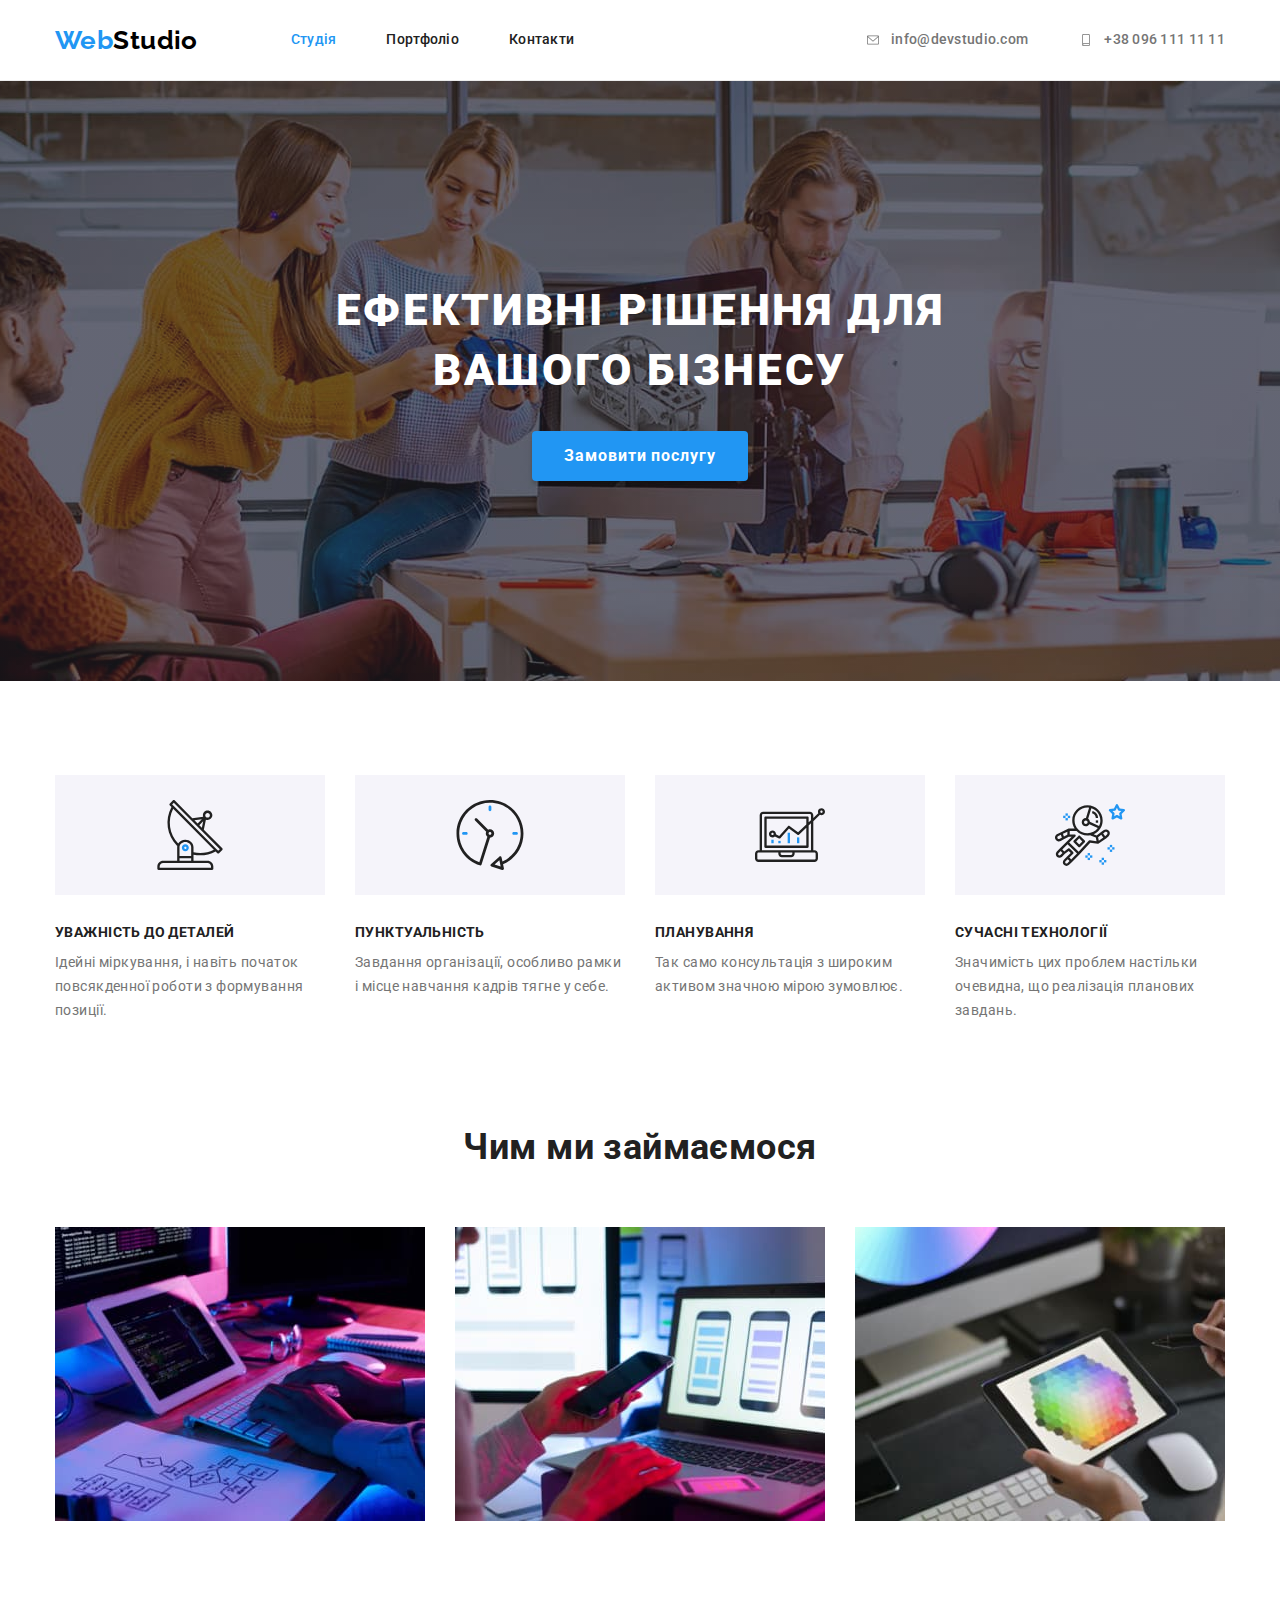
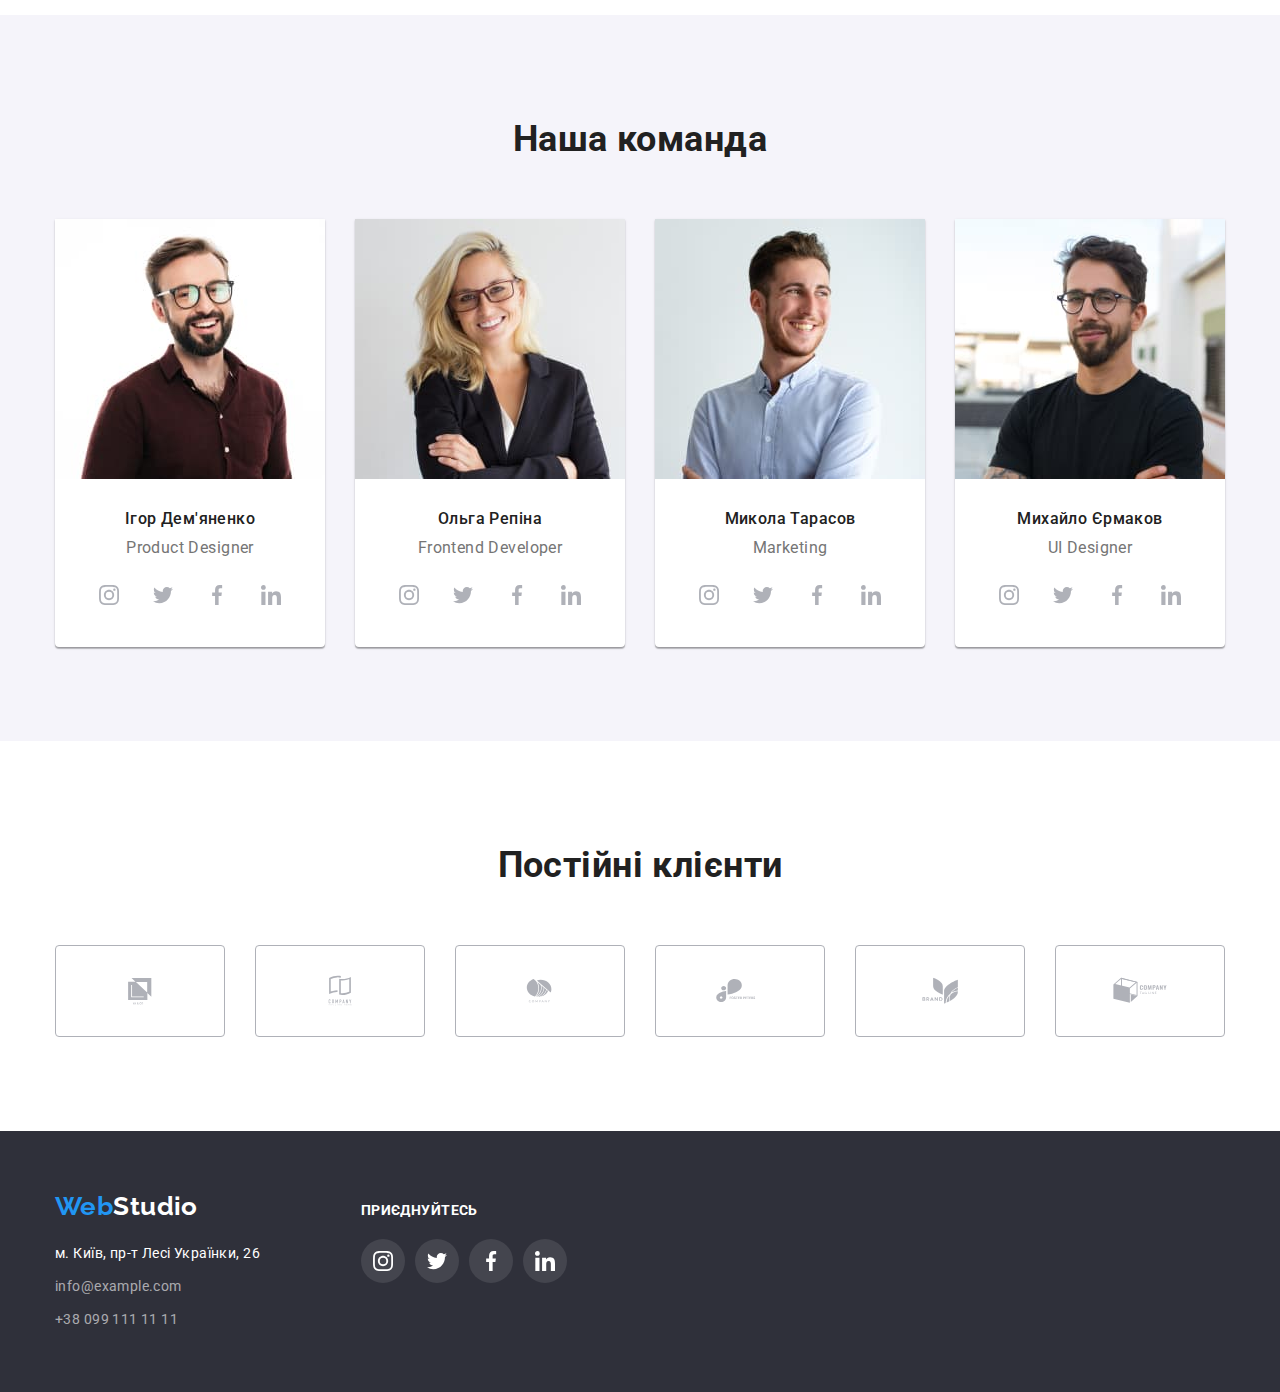
<file: index.html>
<!DOCTYPE html>
<html lang="uk">
<head>
    <meta charset="UTF-8">
    <meta http-equiv="X-UA-Compatible" content="IE=edge">
    <meta name="viewport" content="width=device-width, initial-scale=1.0">
    <title>Webstudio</title>
    <link rel="preconnect" href="https://fonts.googleapis.com">
    <link rel="preconnect" href="https://fonts.gstatic.com" crossorigin>
    <link href="https://fonts.googleapis.com/css2?family=Raleway:wght@700&family=Roboto:wght@400;500;700;900&display=swap"
        rel="stylesheet">
    <link rel="stylesheet" href="https://cdnjs.cloudflare.com/ajax/libs/modern-normalize/1.1.0/modern-normalize.min.css">    
    <link rel="stylesheet" href="./css/styles.css">

    
</head>
<body>
    <!--HEADER--> 
    <header class="page-header">
        <div class="container page-header-container">
         <nav class="page-nav">
             <a class="logo link" href="./index.html" lang="en">Web<span class="logo-part-header">Studio</span></a>
             <ul class="menu list">
                  <li class="menu-item">
                        <a class="menu-link link current" href="./index.html">Студія</a>
                 </li>
                 <li class="menu-item">
                     <a class="menu-link link" href="./portfolio.html">Портфоліо</a>
                 </li>
                 <li class="menu-item">
                     <a class="menu-link link" href="">Контакти</a>
                 </li>
             </ul>
         </nav>
         <ul class="contact-list list">
               <li class="contact-list-item">
                 <a class="contact-link link" href="mailto:info@devstudio.com">
                    <svg class="contact-link-icon" width="16" height="12">
                        <use href="./images/sprite.svg#icon-envelope"></use>
                    </svg>
                    info@devstudio.com</a>
             </li>
             <li class="contact-list-item">
                 <a class="contact-link link" href="tel:+380961111111">
                    <svg class="contact-link-icon" width="16" height="12">
                        <use href="./images/sprite.svg#icon-smartphone"></use>
                    </svg>
                    +38 096 111 11 11</a>
                </li>
         </ul>
        </div>
    </header>
    
    <!--UNIQUE PAGE CONTENT-->
    <main>
        <!-- HERO -->
        <section class="hero">
            <div class="container">
            <h1 class="main-title">
                Ефективні рішення для вашого бізнесу  
            </h1>
            <button class="modal-btn" type="button">Замовити послугу</button>
            </div>
        </section>

        <!-- COMPANY QUALITIES -->
        <section class="company-qualities section">
            <div class="container">
            <h2 class="visually-hidden">Основні якості нашої компанії</h2> 
            <ul class="company-qualities-list list">
                <li class="company-qualities-list-item icon-antenna">
                   <h3 class="section-subtitle company-qualities-subtitle">
                       Уважність до деталей 
                   </h3>
                   <p class="section-description">
                    Ідейні міркування, і навіть початок повсякденної роботи з формування позиції.
                   </p>
                </li>
                <li class="company-qualities-list-item icon-clock">
                   <h3 class="section-subtitle company-qualities-subtitle">
                       Пунктуальність
                   </h3> 
                    <p class="section-description">
                     Завдання організації, особливо рамки і місце навчання кадрів тягне у себе.
                    </p>
                </li>
                <li class="company-qualities-list-item icon-diagram"> 
                   <h3 class="section-subtitle company-qualities-subtitle">
                       Планування
                   </h3> 
                    <p class="section-description">
                     Так само консультація з широким активом значною мірою зумовлює.
                   </p>   
                </li>
                <li class="company-qualities-list-item icon-astronaut">
                   <h3 class="section-subtitle company-qualities-subtitle">
                       Сучасні технології
                   </h3> 
                    <p class="section-description">
                    Значимість цих проблем настільки очевидна, що реалізація планових завдань.
                    </p>
                </li>
            </ul>
            </div>
        </section>

        <!-- COMPANY ACTIVITY -->
        <section class="company-activity section">   
            <div class="container">
            <h2 class="section-title">Чим ми займаємося</h2>
            <ul class="company-activity-list list">
                <li class="company-activity-list-item">
                    <img src="./images/activity/activity1.jpg" alt="розробка архітектури ПЗ" width="370" height="294">
                </li>
                <li class="company-activity-list-item">
                    <img src="./images/activity/activity2.jpg" alt="дизайн мобільных додатків" width="370" height="294">
                </li>
                <li class="company-activity-list-item">
                    <img src="./images/activity/activity3.jpg" alt="нанесення кольорової гами" width="370" height="294">
                </li>
            </ul> 
            </div>
        </section>

        <!-- EMPLOYEES -->
        <section class="employees section">
            <div class="container">
            <h2 class="section-title">Наша команда</h2>
            <ul class="employees-list list">
                <li class="employees-list-item">
                    <img class="employees-photo" src="./images/team/ihor-demyanenko.jpg" alt="Ігор Дем'яненко" width="270" height="260">
                    <div class="employees-list-item-wrapper">
                    <h3 class="section-subtitle employee-subtitle">
                        Ігор Дем'яненко
                    </h3>
                    <p class="section-description employee-description" lang="en">
                        Product Designer
                    </p>
                    <ul class="social-list list">
                        <li class="social-list-item">
                            <a class="social-list-link" href="">
                                <svg class="social-link-icon" width="20" height=20>
                                    <use href="./images/sprite.svg#icon-instagram"></use>
                                </svg>
                            </a>
                        </li>
                        <li class="social-list-item">
                            <a class="social-list-link" href="">
                                <svg class="social-link-icon" width="20" height=20>
                                    <use href="./images/sprite.svg#icon-twitter"></use>
                                </svg>
                            </a>
                        </li>
                        <li class="social-list-item">
                            <a class="social-list-link" href="">
                                <svg class="social-link-icon" width="20" height=20>
                                    <use href="./images/sprite.svg#icon-facebook"></use>
                                </svg>
                            </a>
                        </li>
                        <li class="social-list-item">
                            <a class="social-list-link" href="">
                                <svg class="social-link-icon" width="20" height=20>
                                    <use href="./images/sprite.svg#icon-linkedin"></use>
                                </svg>
                            </a>
                        </li>
                    </ul>
                    </div>
                </li>
                <li class="employees-list-item">
                    <img class="employees-photo" src="./images/team/olha-repina.jpg" alt="Ольга Репіна" width="270" height="260">
                    <div class="employees-list-item-wrapper">
                    <h3 class="section-subtitle employee-subtitle">
                        Ольга Репіна
                    </h3>
                    <p class="section-description employee-description" lang="en">
                        Frontend Developer
                    </p>
                    <ul class="social-list list">
                        <li class="social-list-item">
                            <a class="social-list-link" href="">
                                <svg class="social-link-icon" width="20" height=20>
                                    <use href="./images/sprite.svg#icon-instagram"></use>
                                </svg>
                            </a>
                        </li>
                        <li class="social-list-item">
                            <a class="social-list-link" href="">
                                <svg class="social-link-icon" width="20" height=20>
                                    <use href="./images/sprite.svg#icon-twitter"></use>
                                </svg>
                            </a>
                        </li>
                        <li class="social-list-item">
                            <a class="social-list-link" href="">
                                <svg class="social-link-icon" width="20" height=20>
                                    <use href="./images/sprite.svg#icon-facebook"></use>
                                </svg>
                            </a>
                        </li>
                        <li class="social-list-item">
                            <a class="social-list-link" href="">
                                <svg class="social-link-icon" width="20" height=20>
                                    <use href="./images/sprite.svg#icon-linkedin"></use>
                                </svg>
                            </a>
                        </li>
                    </ul>
                    </div>
                </li>
                <li class="employees-list-item">
                    <img class="employees-photo" src="./images/team/nikolay-tarasov.jpg" alt="Микола Тарасов" width="270" height="260">
                    <div class="employees-list-item-wrapper">
                    <h3 class="section-subtitle employee-subtitle">
                        Микола Тарасов
                    </h3>
                    <p class="section-description employee-description" lang="en">
                        Marketing
                    </p>
                    <ul class="social-list list">
                        <li class="social-list-item">
                            <a class="social-list-link" href="">
                                <svg class="social-link-icon" width="20" height=20>
                                    <use href="./images/sprite.svg#icon-instagram"></use>
                                </svg>
                            </a>
                        </li>
                        <li class="social-list-item">
                            <a class="social-list-link" href="">
                                <svg class="social-link-icon" width="20" height=20>
                                    <use href="./images/sprite.svg#icon-twitter"></use>
                                </svg>
                            </a>
                        </li>
                        <li class="social-list-item">
                            <a class="social-list-link" href="">
                                <svg class="social-link-icon" width="20" height=20>
                                    <use href="./images/sprite.svg#icon-facebook"></use>
                                </svg>
                            </a>
                        </li>
                        <li class="social-list-item">
                            <a class="social-list-link" href="">
                                <svg class="social-link-icon" width="20" height=20>
                                    <use href="./images/sprite.svg#icon-linkedin"></use>
                                </svg>
                            </a>
                        </li>
                    </ul>
                    </div>
                </li>
                <li class="employees-list-item">
                    <img class="employees-photo" src="./images/team/myhail-yermakov.jpg" alt="Михайло Єрмаков" width="270" height="260">
                    <div class="employees-list-item-wrapper">
                    <h3 class="section-subtitle employee-subtitle">
                        Михайло Єрмаков
                    </h3>
                    <p class="section-description employee-description" lang="en">
                        UI Designer
                    </p>
                    <ul class="social-list list">
                        <li class="social-list-item">
                            <a class="social-list-link" href="">
                                <svg class="social-link-icon" width="20" height=20>
                                    <use href="./images/sprite.svg#icon-instagram"></use>
                                </svg>
                            </a>
                        </li>
                        <li class="social-list-item">
                            <a class="social-list-link" href="">
                                <svg class="social-link-icon" width="20" height=20>
                                    <use href="./images/sprite.svg#icon-twitter"></use>
                                </svg>
                            </a>
                        </li>
                        <li class="social-list-item">
                            <a class="social-list-link" href="">
                                <svg class="social-link-icon" width="20" height=20>
                                    <use href="./images/sprite.svg#icon-facebook"></use>
                                </svg>
                            </a>
                        </li>
                        <li class="social-list-item">
                            <a class="social-list-link" href="">
                                <svg class="social-link-icon" width="20" height=20>
                                    <use href="./images/sprite.svg#icon-linkedin"></use>
                                </svg>
                            </a>
                        </li>
                    </ul>
                    </div>
                </li>
            </ul>
            </div>
        </section>  
        
        <section class="regular-customers section">
            <div class="container">
            <h2 class="section-title">
                Постійні клієнти
            </h2>
            <ul class="regular-customers-list list">
                <li class="regular-customers-list-item">
                    <a class="regular-customers-list-link" href="">
                        <svg class="regular-customers-link-icon" width="106" height="60">
                            <use href="./images/sprite.svg#icon-logo1"></use>
                        </svg>
                    </a>
                </li>
                <li class="regular-customers-list-item">
                    <a class="regular-customers-list-link" href="">
                        <svg class="regular-customers-link-icon" width="106" height="60">
                            <use href="./images/sprite.svg#icon-logo2""></use>
                        </svg>
                    </a>
                </li>
                <li class="regular-customers-list-item">
                    <a class="regular-customers-list-link" href="">
                        <svg class="regular-customers-link-icon" width="106" height="60">
                            <use href="./images/sprite.svg#icon-logo3"></use>
                        </svg>
                    </a>
                </li>
                <li class="regular-customers-list-item">
                    <a class="regular-customers-list-link" href="">
                        <svg class="regular-customers-link-icon" width="106" height="60">
                            <use href="./images/sprite.svg#icon-logo4"></use>
                        </svg>
                    </a>
                </li>
                <li class="regular-customers-list-item">
                    <a class="regular-customers-list-link" href="">
                        <svg class="regular-customers-link-icon" width="106" height="60">
                            <use href="./images/sprite.svg#icon-logo5"></use>
                        </svg>
                    </a>
                </li>
                <li class="regular-customers-list-item">
                    <a class="regular-customers-list-link" href="">
                        <svg class="regular-customers-link-icon" width="106" height="60">
                            <use href="./images/sprite.svg#icon-logo6"></use>
                        </svg>
                    </a>
                </li>
            </ul>
            </div>
        </section>
    </main>

    <!--FOOTER-->
    <footer class="page-footer">
        <div class="container">
            <div class="footer-wrapper">
                <div class="contact-container">
                    <a class="logo link logo-footer" href="./index.html" lang="en">Web<span class="logo-part-footer">Studio</span></a>
                    <address class="contact-footer-list">
                        <ul class="address-list list">
                            <li class="address-list-item">
                                <a class="address-link map link" href="https://goo.gl/maps/JqsKjMhWEJc1FXKQ9" target="_blank"
                                rel="noopener noreferrer">м. Київ, пр-т Лесі Українки, 26</a>
                            </li>
                            <li class="address-list-item">
                             <a class="address-link link" href="mailto:info@example.com">info@example.com</a>
                            </li>
                         <li class="address-list-item">
                             <a class="address-link link" href="tel:+380991111111">+38 099 111 11 11</a>
                         </li>
                        </ul>
                    </address>
                </div>
                <div class="social-media-container">
                  <p class="section-subtitle social-media-subtitle"> 
                    приєднуйтесь
                  </p> 
                  <ul class="social-media-list list">
                    <li class="social-media-list-item">
                        <a class="social-media-link" href="">
                            <svg class="social-media-link-icon" width="20" height="20">
                                <use href="./images/sprite.svg#icon-instagram" ></use>
                            </svg>
                        </a>
                    </li>
                    <li class="social-media-list-item">
                        <a class="social-media-link" href="">
                            <svg class="social-media-link-icon" width="20" height="20">
                                <use href="./images/sprite.svg#icon-twitter"></use>
                            </svg>
                        </a>
                    </li>
                    <li class="social-media-list-item">
                        <a class="social-media-link" href="">
                            <svg class="social-media-link-icon" width="20" height="20">
                                <use href="./images/sprite.svg#icon-facebook"></use>
                            </svg>
                        </a>
                    </li>
                    <li class="social-media-list-item"> 
                        <a class="social-media-link" href="">
                            <svg class="social-media-link-icon" width="20" height="20">
                                <use href="./images/sprite.svg#icon-linkedin"></use>
                            </svg>
                        </a>
                    </li>
                  </ul> 
                </div>
            </div>
        </div>
    </footer>
</body>
</html>
</file>
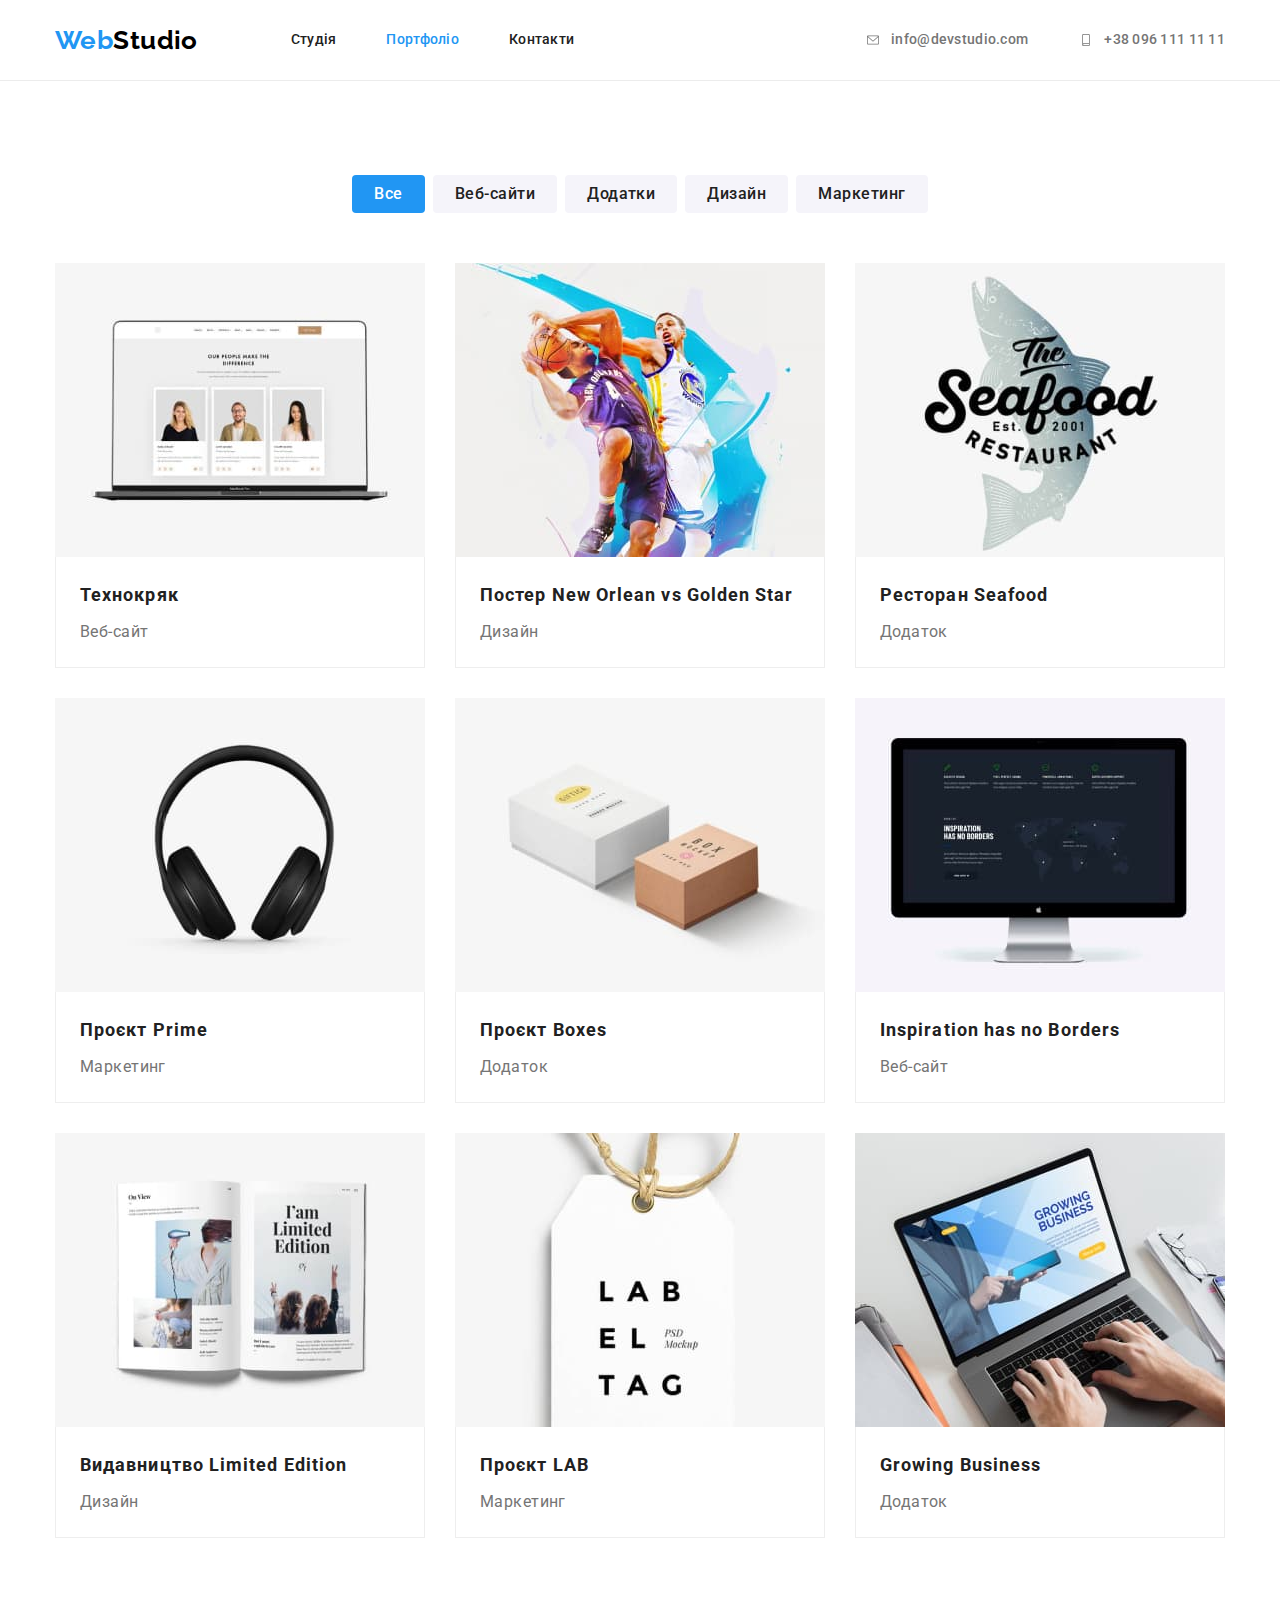
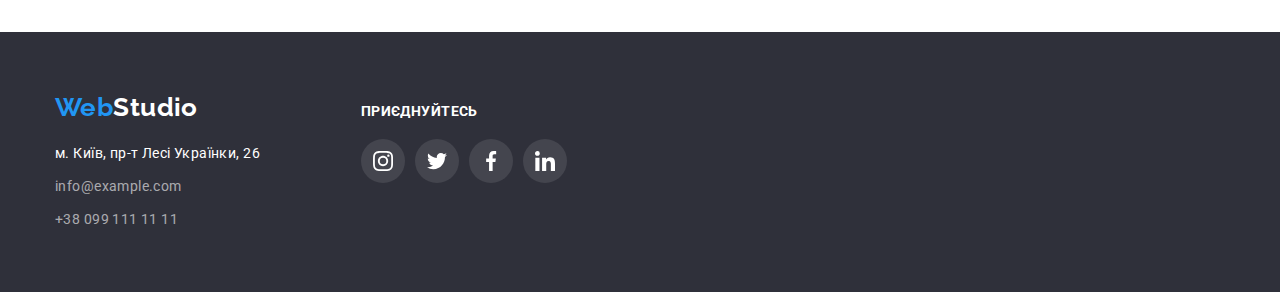
<file: portfolio.html>
<!DOCTYPE html>
<html lang="uk">
<head>
    <meta charset="UTF-8">
    <meta http-equiv="X-UA-Compatible" content="IE=edge">
    <meta name="viewport" content="width=device-width, initial-scale=1.0">
    <title>Portfolio</title>
    <link rel="preconnect" href="https://fonts.googleapis.com">
    <link rel="preconnect" href="https://fonts.gstatic.com" crossorigin>
    <link href="https://fonts.googleapis.com/css2?family=Raleway:wght@700&family=Roboto:wght@400;500;700;900&display=swap"
        rel="stylesheet">
    <link rel="stylesheet" href="https://cdnjs.cloudflare.com/ajax/libs/modern-normalize/1.1.0/modern-normalize.min.css">
    <link rel="stylesheet" href="./css/styles.css">
</head>
<body>
    <!--HEADER-->
    <header class="page-header">
        <div class="container page-header-container">
            <nav class="page-nav">
                <a class="logo link" href="./index.html" lang="en">Web<span class="logo-part-header">Studio</span></a>
                <ul class="menu list">
                    <li class="menu-item">
                        <a class="menu-link link" href="./index.html">Студія</a>
                    </li>
                    <li class="menu-item">
                        <a class="menu-link link current" href="./portfolio.html">Портфоліо</a>
                    </li>
                    <li class="menu-item">
                        <a class="menu-link link" href="">Контакти</a>
                    </li>
                </ul>
            </nav>
            <ul class="contact-list list">
                <li class="contact-list-item">
                    <a class="contact-link link" href="mailto:info@devstudio.com">
                        <svg class="contact-link-icon" width="16" height="12">
                            <use href="./images/sprite.svg#icon-envelope"></use>
                        </svg>
                        info@devstudio.com</a>
                </li>
                <li class="contact-list-item">
                    <a class="contact-link link" href="tel:+380961111111">
                        <svg class="contact-link-icon" width="16" height="12">
                            <use href="./images/sprite.svg#icon-smartphone"></use>
                        </svg>
                        +38 096 111 11 11</a>
                </li>
            </ul>
        </div>
    </header>
    <!--UNIQUE PAGE CONTENT-->
    <main>
    <!-- COMPANY-PRODUCTS -->
     <section class="company-products section">
        <div class="container">
         <h1 class="visually-hidden">Різновиди наших робіт</h1>  
        <ul class="company-products-list list">
            <li class="classification-type">
                <button class="choice-btn  current-button" type="button">
                    Все
                </button>
            </li>
            <li class="classification-type">
                <button class="choice-btn">
                    Веб-сайти
                </button>
            </li>
            <li class="classification-type">
                <button class="choice-btn">
                    Додатки
                </button>
            </li>
            <li class="classification-type"> 
                <button class="choice-btn">
                    Дизайн
                </button>
            </li>
            <li class="classification-type">
                <button class="choice-btn">
                    Маркетинг
                </button>
            </li>
        </ul> 
        
        <ul class="portfolio-list list">
            <li class="portfolio-list-item">
                <a class="portfolio-list-item-link" href="">
                    <img src="./images/portfolio/portfolio1.jpg" alt="Игорь Демьяненко" width="370" height="294">
                    <div class="portfolio-list-item-wrapper">
                        <h2 class="section-title portfolio-title">
                    Технокряк
                        </h2>
                        <p class="section-description portfolio-description">
                    Веб-сайт
                        </p>
                     </div>
                </a>
            </li>
            <li class="portfolio-list-item">
                <a class="portfolio-list-item-link" href="">
                     <img src="./images/portfolio/portfolio2.jpg" alt="Ольга Репина" width="370" height="294">
                     <div class="portfolio-list-item-wrapper">
                        <h2 class="section-title portfolio-title">
                    Постер <span lang="en">New Orlean vs Golden Star</span> 
                        </h2>
                        <p class="section-description portfolio-description">
                    Дизайн
                        </p>
                     </div>
                </a>
            </li>
            <li class="portfolio-list-item">
                <a class="portfolio-list-item-link" href="">
                    <img src="./images/portfolio/portfolio3.jpg" alt="Николай Тарасов" width="370" height="294">
                    <div class="portfolio-list-item-wrapper">
                        <h2 class="section-title portfolio-title">
                    Ресторан <span>Seafood</span> 
                        </h2>
                        <p class="section-description portfolio-description">
                    Додаток
                        </p>
                    </div>
                </a>
            </li>
            <li class="portfolio-list-item">
                <a class="portfolio-list-item-link" href="">
                    <img src="./images/portfolio/portfolio4.jpg" alt="Михаил Ермаков" width="370" height="294">
                    <div class="portfolio-list-item-wrapper">
                        <h2 class="section-title portfolio-title">
                    Проєкт <span lang="en">Prime</span> 
                        </h2>
                        <p class="section-description portfolio-description">
                    Маркетинг
                        </p>
                     </div>
                </a>
            </li>
            <li class="portfolio-list-item">
                <a class="portfolio-list-item-link" href="">
                     <img src="./images/portfolio/portfolio5.jpg" alt="Михаил Ермаков" width="370" height="294">
                     <div class="portfolio-list-item-wrapper">
                        <h2 class="section-title portfolio-title">
                    Проєкт <span lang="en">Boxes</span>  
                        </h2>
                        <p class="section-description portfolio-description">
                    Додаток
                        </p>
                     </div>
                </a>
            </li>
            <li class="portfolio-list-item">
                <a class="portfolio-list-item-link" href="">
                     <img src="./images/portfolio/portfolio6.jpg" alt="Михаил Ермаков" width="370" height="294">
                     <div class="portfolio-list-item-wrapper">
                         <h2 class="section-title portfolio-title" lang="en">
                    Inspiration has no Borders
                         </h2>
                         <p class="section-description portfolio-description">
                    Веб-сайт
                         </p>
                     </div>
                </a>
            </li>
            <li class="portfolio-list-item">
                <a class="portfolio-list-item-link" href="">
                    <img src="./images/portfolio/portfolio7.jpg" alt="Михаил Ермаков" width="370" height="294">
                    <div class="portfolio-list-item-wrapper">
                        <h2 class="section-title portfolio-title">
                    Видавництво <span lang="en">Limited Edition</span> 
                         </h2>
                         <p class="section-description portfolio-description">
                    Дизайн
                         </p>
                     </div>
                </a>
            </li>
            <li class="portfolio-list-item">
                <a class="portfolio-list-item-link" href="">
                    <img src="./images/portfolio/portfolio8.jpg" alt="Михаил Ермаков" width="370" height="294">
                    <div class="portfolio-list-item-wrapper">
                        <h2 class="section-title portfolio-title">
                    Проєкт <span lang="en">LAB</span> 
                        </h2>
                         <p class="section-description portfolio-description">
                    Маркетинг
                        </p>
                     </div>
                </a>
            </li>
            <li class="portfolio-list-item">
                <a class="portfolio-list-item-link" href="">
                    <img src="./images/portfolio/portfolio9.jpg" alt="Михаил Ермаков" width="370" height="294">
                    <div class="portfolio-list-item-wrapper">
                        <h2 class="section-title portfolio-title" lang="en">
                    Growing Business
                        </h2>
                         <p class="section-description portfolio-description">
                    Додаток
                        </p>
                     </div>
                </a>
            </li>
        </ul>
        </div>
     </section>   
    </main>
    <!-- FOOTER -->
<footer class="page-footer">
    <div class="container">
        <div class="footer-wrapper">
            <div class="contact-container">
                <a class="logo link logo-footer" href="./index.html" lang="en">Web<span
                        class="logo-part-footer">Studio</span></a>
                <address class="contact-footer-list">
                    <ul class="address-list list">
                        <li class="address-list-item">
                            <a class="address-link map link" href="https://goo.gl/maps/JqsKjMhWEJc1FXKQ9"
                                target="_blank" rel="noopener noreferrer">м. Київ, пр-т Лесі Українки, 26</a>
                        </li>
                        <li class="address-list-item">
                            <a class="address-link link" href="mailto:info@example.com">info@example.com</a>
                        </li>
                        <li class="address-list-item">
                            <a class="address-link link" href="tel:+380991111111">+38 099 111 11 11</a>
                        </li>
                    </ul>
                </address>
            </div>
            <div class="social-media-container">
                <p class="section-subtitle social-media-subtitle">
                    приєднуйтесь
                </p>
                <ul class="social-media-list list">
                    <li class="social-media-list-item">
                        <a class="social-media-link" href="">
                            <svg class="social-media-link-icon" width="20" height="20">
                                <use href="./images/sprite.svg#icon-instagram"></use>
                            </svg>
                        </a>
                    </li>
                    <li class="social-media-list-item">
                        <a class="social-media-link" href="">
                            <svg class="social-media-link-icon" width="20" height="20">
                                <use href="./images/sprite.svg#icon-twitter"></use>
                            </svg>
                        </a>
                    </li>
                    <li class="social-media-list-item">
                        <a class="social-media-link" href="">
                            <svg class="social-media-link-icon" width="20" height="20">
                                <use href="./images/sprite.svg#icon-facebook"></use>
                            </svg>
                        </a>
                    </li>
                    <li class="social-media-list-item">
                        <a class="social-media-link" href="">
                            <svg class="social-media-link-icon" width="20" height="20">
                                <use href="./images/sprite.svg#icon-linkedin"></use>
                            </svg>
                        </a>
                    </li>
                </ul>
            </div>
        </div>
    </div>
</footer>
</body>
</html>
</file>
<file: css/styles.css>
/*========== INDEX.HTML ========== */
:root {
    --accent-color: #2196F3;
    --primary-font: 'Roboto',sans-serif;
    --secondary-font: 'Raleway',sans-serif;
    --primary-text-color: #212121;
    --secondary-text-color: #757575;
    --logo-header-text-color: #000000;
    --logo-footer-text-color: #ffffff;
    --page-dominated-background-color: #ffffff;
    --page-background-color: #2F303A;
    --page-background-color2: #F5F4FA;
    --hero-background-color:#C4C4C4;
    --studio-button-text-color: #ffffff;
    --studio-button-background-color: #2196F3;
    --studio-state-button-background-color: #188CE8;
    --studio-state-button-text-color: #ffffff;
    --portfolio-button-text-color: #212121;
    --portfolio-button-background-color: #F5F4FA;
    --portfolio-state-button-background-color: #188CE8;
    --portfolio-state-button-text-color: #ffffff;
    --main-title-text-color: #ffffff;
    --map-text-color: #ffffff;
    --current-portfolio-button-background-color: #2196F3;
    --current-portfolio-button-text-color: #ffffff;
    --address-link-text-color: rgba(255, 255, 255, 0.6);
}

body {
    font-family: var(--primary-font);
    color: var(--primary-text-color);
    background-color: var(--page-dominated-background-color);
    font-size: 14px;
    letter-spacing: 0.03em;
}

h1,
h2,
h3,
h4,
h5,
h6,
p {
    margin: 0;
}

img {
    display: block;
    max-width: 100%;
    height: auto;
}

address {
    font-style: normal;
}

button {
    display: block;
    margin: 0 auto;
    cursor: pointer;
    border: none;
    border-radius: 4px;
}
.section {
    padding-top: 94px;
    padding-bottom: 94px;
}

.container {
    width: 1200px;
    padding: 0 15px;
    margin: 0 auto;
}
.list {
    list-style: none;
    margin: 0;
    padding-left: 0;
}

.link {
    text-decoration: none;

}

/*========== COMPONENTS ========== */
.logo {
    margin-right: 93px;
    font-family: var(--secondary-font);
    font-weight: 700;
    font-size: 26px;
    line-height: 1.19; 
    color: var(--accent-color);

}

.section-title {
    margin-bottom: 50px;

    font-weight: 700;
    font-size: 36px;
    line-height: 1.67;
    color: var(--primary-text-color);
    text-align: center;
}

.section-subtitle {
    margin-bottom: 10px;

    font-size: 14px;
    font-weight: 500;
    line-height: 1.19;  
    color: var(--primary-text-color);
}


.section-description {
    line-height: 1.71;
    color: var(--secondary-text-color);
}

.employee-description {
    font-size: 16px;
    line-height: 1.19;
    margin-bottom: 16px;
}
.visually-hidden {
    position: absolute;
    width: 1px;
    height: 1px;
    margin: -1px;
    border: 0;
    padding: 0;

    white-space: nowrap;
    clip-path: inset(100%);
    clip: rect(0 0 0 0);
    overflow: hidden;
}
/*========== /COMPONENTS ========== */

/*========== HEADER ========== */
.page-header {
    border-bottom: 1px solid #ECECEC;
}

.page-header-container {
    display: flex;
    align-items: center;
}
.page-nav {
    display: flex;
    align-items:center;
}
.menu {
    display:flex;
    align-items: center;
}
.contact-list {
    display: flex;
    margin-left: auto;
}
.menu-item:not(:last-child) {
    margin-right: 50px;
}

.logo-part-header{
    color: var(--logo-header-text-color); 
}  
.menu-link {
    font-weight: 500;
    line-height: 1.14;
    letter-spacing: 0.02em;
    color: var(--primary-text-color);
}

.menu-link:hover,
.menu-link:focus {
    color: var(--accent-color);
}

.menu .link {
    display: block;
    padding-top: 32px;
    padding-bottom: 32px;
}
.menu .link.current {
    color: var(--accent-color);
}

.contact-list-item:not(:last-child) {
    margin-right: 50px;
}
.contact-link  {   
    display: flex;
    align-items:center;  
    padding-top: 32px;
    padding-bottom: 32px;

    font-weight: 500;
    line-height: 1.14;
    letter-spacing: 0.02em;

    color: var(--secondary-text-color);
}
.contact-link:hover,
.contact-link:focus {
    color: var(--accent-color);
}

.contact-link-icon {
    margin-right: 10px;
    fill: currentColor;
}



/*========== /HEADER ========== */

/*========== HERO ========== */

.modal-btn {
    min-width: 200px;
    padding: 10px 32px;

    font-weight: 700;
    font-size: 16px;
    line-height: 1.87;
    letter-spacing: 0.06em;
    color: var(--studio-button-text-color);
    background-color: var(--studio-button-background-color);
    box-shadow: 0px 4px 4px rgba(0, 0, 0, 0.15);
}

.modal-btn:hover,
.modal-btn:focus {
    color: var(--studio-state-button-text-color);
    background-color: var(--studio-state-button-background-color);
}

.hero {
    max-width: 1600px;
    height: 600px;
    padding-top: 200px;
    padding-bottom: 200px;
    margin-right: auto;
    margin-left: auto;

    background-color: var(--hero-background-color);
    background-image: linear-gradient(
        rgba(47, 48, 58, 0.4),
        rgba(47, 48, 58, 0.4)),
     url("../images/hero/hero.jpg");
    background-repeat: no-repeat;
    background-size: cover; 
    background-position:  center; 
    text-align: center;
}
.main-title {
    max-width: 696px;
    margin-left: auto;
    margin-right: auto;
    margin-bottom: 30px;

    font-weight: 900;
    font-size: 44px;
    line-height: 1.36;
    letter-spacing: 0.06em;
    text-transform: uppercase;
    color: var(--main-title-text-color);
    
}
/*========== /HERO ========== */

/*========== COMPANY QUALITIES ========== */
.company-qualities-list {
    display: flex;
    flex-wrap: wrap;
    gap: 30px;
}

.company-qualities-list-item {
    flex-basis: calc((100% - 90px) / 4);
}

.company-qualities-list-item::before {
    content: "";
    display: block;
    margin-bottom: 30px;
    height: 120px;

    background-color: #F5F4FA;
    background-repeat: no-repeat;
    background-position: center;
}

.icon-antenna::before {
    background-image: url('../images/company-qualities/antenna.svg');
}

.icon-clock::before {
    background-image: url('../images/company-qualities/clock.svg')
}

.icon-diagram::before {
    background-image: url('../images/company-qualities/diagram.svg');
}

.icon-astronaut::before {
    background-image: url('../images/company-qualities/astronaut.svg');
}

.company-qualities-subtitle {
    font-weight: 700;
    line-height: 1.14;
    text-transform: uppercase;
}


/*========== /COMPANY QUALITIES ========== */

/*========== COMPANY ACTIVITY ========== */
.company-activity {
    padding-top: 0;
}
.company-activity-list {
    display: flex;
    flex-wrap: wrap;
    gap: 30px;
}

.company-activity-list-item {
    flex-basis: calc((100% - 60px) / 3);
}


/*========== /COMPANY ACTIVITY ========== */

/*========== EMPLOYEES ========== */
.employees-list {
    display: flex;
    flex-wrap: wrap;
    gap: 30px;
}

.employees-list-item {
    flex-basis: calc((100% - 90px) / 4);

    background-color: var(--page-dominated-background-color);
    box-shadow: 0px 1px 3px rgba(0, 0, 0, 0.12), 0px 1px 1px rgba(0, 0, 0, 0.14), 0px 2px 1px rgba(0, 0, 0, 0.2);
    border-radius: 0px 0px 4px 4px;
    text-align: center;
}
.employees {
    background-color:var(--page-background-color2);
}

.employee-subtitle {
    font-size: 16px;
}
.employees-list-item-wrapper {
    padding-top: 30px;
    padding-bottom: 30px;
}
.social-list {
    display: flex;
    justify-content: center;
    gap: 10px;
}
.social-list-link {
    display:flex;
    justify-content: center;
    align-items:center;
    width: 44px;
    height: 44px;
    border-radius: 50%;

    color: #AFB1B8;
}

.social-list-link:hover,
.social-list-link:focus {
    background-color: var(--accent-color);
    color: var(--page-dominated-background-color);
}
.social-link-icon {
    fill: currentColor;
}


/*========== /EMPLOYEES ========== */

/*========== REGULAR_CUSTOMERS ========== */
.regular-customers-list {
    display: flex;
    justify-content: space-between;
    gap: 30px;
}

.regular-customers-list-link {
    display: flex;
    justify-content: center;
    align-items: center;
    width: 170px;
    height: 92px;
    border: 1px solid #AFB1B8;
    border-radius: 4px;

    color: #AFB1B8;
}

.regular-customers-list-link:hover,
.regular-customers-list-link:focus {
    border: 1px solid var(--accent-color);
    color: var(--accent-color);
}

.regular-customers-link-icon {
    fill: currentColor;
}

/*========== /REGULAR_CUSTOMERS ========== */

/*========== FOOTER ========== */
.page-footer {
    padding-top: 60px;
    padding-bottom: 60px;
    background-color:var(--page-background-color);
}
.address-link {
    font-weight: 400;
    line-height: 1.71;
    color: var(--address-link-text-color);
}

.address-link:hover,
.address-link:focus {
    color: var(--accent-color);
}
.map {
    color: var(--map-text-color);
}

.logo-part-footer {
    color: var(--logo-footer-text-color);
}
.logo-footer {
    display: block;
    margin-bottom: 20px;  
}
 .address-list-item:not(:last-child) {
    margin-bottom: 9px;
}

.social-media-subtitle {
    margin-bottom: 20px;

    font-weight: 700;
    font-style: 14px;
    line-height: 1.14;
    text-transform: uppercase;
    color: var(--logo-footer-text-color)
}
.footer-wrapper {
    display: flex;
    align-items: baseline;
}

.social-media-container {
    margin-left: 70px;
}
.social-media-list {
    display: flex;
    gap: 10px;
}
.social-media-link {
    display: flex;
    justify-content: center;
    align-items:center;
    width: 44px;
    height: 44px;
    background-color:rgba(255, 255, 255, 0.1);
    border-radius: 50%;

    color: #fff;
}

.social-media-link:hover,
.social-media-link:focus {
    background-color: var(--accent-color);
}

.social-media-link-icon {
    fill: currentColor;
}



/*========== /FOOTER ========== */
/*========== /INDEX.HTML ========== */

/*========== PORTFOLIO.HTML ========== */
/*========== COMPANY-PRODUCTS ========== */

.company-products-list{
    display: flex;
    justify-content: center;
    margin-bottom: 50px;

}

.classification-type:not(:first-child) {
    margin-left: 8px;
}
.choice-btn {
    padding: 6px 22px;

    font-family: var(--primary-font);
    font-weight: 500;
    font-size: 16px;
    line-height: 1.62; 
    color: var(--portfolio-button-text-color);
    background-color: var(--portfolio-button-background-color);
    letter-spacing: 0.03em;
    border-radius: 4px;
}

.choice-btn:hover,
.choice-btn:focus {
    color: var(--portfolio-state-button-text-color);
    background-color: var(--portfolio-state-button-background-color);
    box-shadow: 0px 3px 1px rgba(0, 0, 0, 0.1), 0px 1px 2px rgba(0, 0, 0, 0.08), 0px 2px 2px rgba(0, 0, 0, 0.12);

}

.current-button {
    background-color: var(--current-portfolio-button-background-color);
    color: var(--current-portfolio-button-text-color);

}

.portfolio-list-item-link {
    display: block;
    text-decoration: none;
}

.portfolio-list-item-link:hover,
.portfolio-list-item-link:focus {
    box-shadow: 0px 3px 1px rgba(0, 0, 0, 0.1), 0px 1px 2px rgba(0, 0, 0, 0.08), 0px 2px 2px rgba(0, 0, 0, 0.12);
}

.portfolio-title {
    margin-bottom: 4px;

    font-size: 18px;
    line-height: 2;
    letter-spacing: 0.06em;
    text-align: start;
}

.portfolio-description {
    font-size: 16px;
    line-height: 1.87;
}

.portfolio-list {
    display: flex;
    flex-wrap: wrap;
    gap: 30px;
}

.portfolio-list-item {
    flex-basis: calc((100% - 60px) / 3);
}

.portfolio-list-item-wrapper {
    padding: 20px 24px;

    border: 1px solid #EEEEEE;
    border-top: none;
}
/*========== /COMPANY-PRODUCTS ========== */
/*========== /PORTFOLIO.HTML ========== */
</file>
